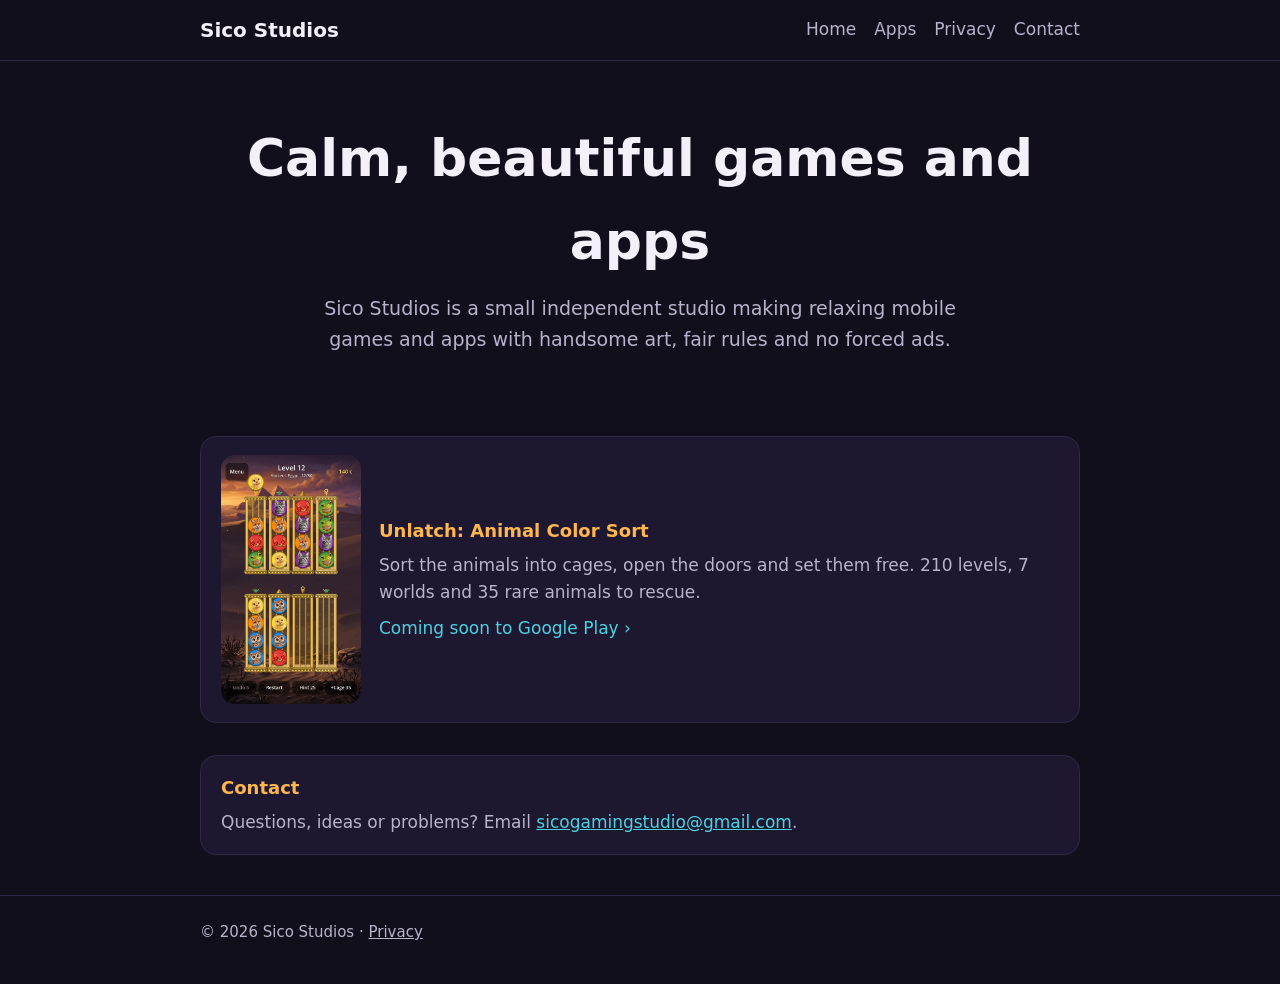
<file: index.html>
<!doctype html>
<html lang="en">
<head>
<meta charset="utf-8">
<meta name="viewport" content="width=device-width, initial-scale=1">
<title>Sico Studios</title>
<meta name="description" content="Sico Studios makes calm, beautiful games and apps for phones.">
<link rel="icon" href="img/icon.webp">
<link rel="stylesheet" href="style.css">
</head>
<body>
<header class="site">
  <div class="wrap">
    <a class="name" href="./">Sico Studios</a>
    <nav><a href="./">Home</a><a href="#games">Apps</a><a href="privacy.html">Privacy</a><a href="#contact">Contact</a></nav>
  </div>
</header>

<main class="wrap">
  <section class="hero">
    <h1>Calm, beautiful games and apps</h1>
    <p>Sico Studios is a small independent studio making relaxing mobile games and apps with handsome art, fair rules and no forced ads.</p>
  </section>

  <section id="games" class="features">
    <a class="card game" href="unlatch/">
      <img src="img/egypt.webp" alt="A level of Unlatch with golden cages in Ancient Egypt">
      <div>
        <h3>Unlatch: Animal Color Sort</h3>
        <p>Sort the animals into cages, open the doors and set them free. 210 levels, 7 worlds and 35 rare animals to rescue.</p>
        <p class="more">Coming soon to Google Play ›</p>
      </div>
    </a>
  </section>

  <section id="contact" class="card">
    <h3>Contact</h3>
    <p>Questions, ideas or problems? Email <a href="mailto:sicogamingstudio@gmail.com">sicogamingstudio@gmail.com</a>.</p>
  </section>
</main>

<footer>
  <div class="wrap">© 2026 Sico Studios · <a href="privacy.html">Privacy</a></div>
</footer>
</body>
</html>
</file>
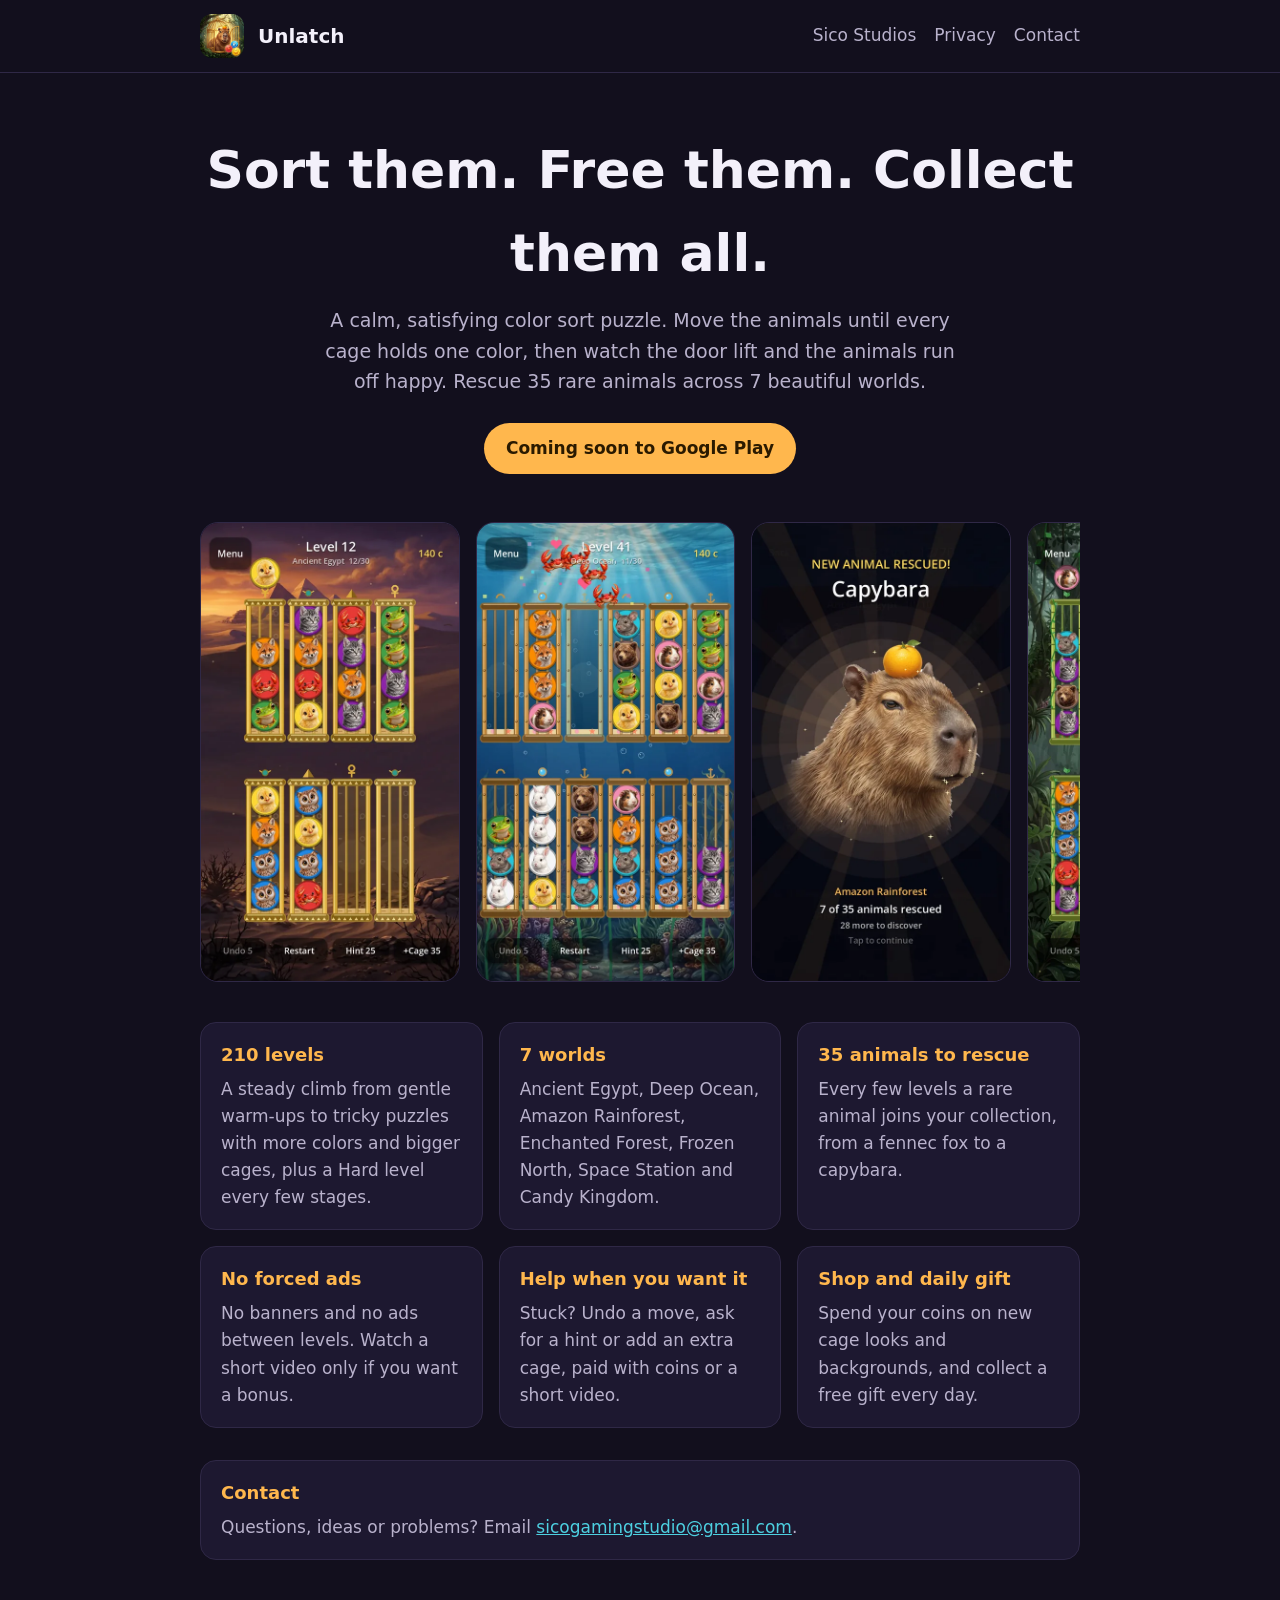
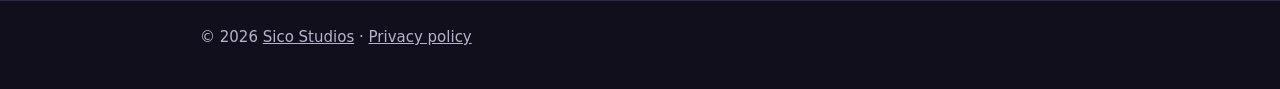
<file: unlatch/index.html>
<!doctype html>
<html lang="en">
<head>
<meta charset="utf-8">
<meta name="viewport" content="width=device-width, initial-scale=1">
<title>Unlatch: Animal Color Sort</title>
<meta name="description" content="A relaxing color sort puzzle: sort the animals by color, open the doors, set them free and collect 35 rare animals across 7 worlds.">
<link rel="icon" href="../img/icon.webp">
<link rel="stylesheet" href="../style.css">
</head>
<body>
<header class="site">
  <div class="wrap">
    <img src="../img/icon.webp" alt="">
    <a class="name" href="./">Unlatch</a>
    <nav><a href="../">Sico Studios</a><a href="privacy.html">Privacy</a><a href="#contact">Contact</a></nav>
  </div>
</header>

<main class="wrap">
  <section class="hero">
    <h1>Sort them. Free them. Collect them all.</h1>
    <p>A calm, satisfying color sort puzzle. Move the animals until every cage holds one color, then watch the door lift and the animals run off happy. Rescue 35 rare animals across 7 beautiful worlds.</p>
    <a class="badge" href="#">Coming soon to Google Play</a>
  </section>

  <section class="shots" aria-label="Screenshots">
    <img src="../img/egypt.webp" alt="A level in the Ancient Egypt world with golden cages">
    <img src="../img/cage_open.webp" alt="A cage opening and the animals hopping free">
    <img src="../img/reveal.webp" alt="A newly rescued capybara shown full screen">
    <img src="../img/rainforest.webp" alt="A level in the Amazon Rainforest world with jungle cages">
    <img src="../img/frozen.webp" alt="A level in the Frozen North world with ice cages">
    <img src="../img/space.webp" alt="A level on the Space Station with metal cages">
    <img src="../img/shop.webp" alt="The shop with new cage looks to buy with coins">
    <img src="../img/daily_gift.webp" alt="The daily gift with bigger rewards for each day in a row">
    <img src="../img/progress.webp" alt="The progress screen">
  </section>

  <section class="features">
    <div class="card"><h3>210 levels</h3><p>A steady climb from gentle warm-ups to tricky puzzles with more colors and bigger cages, plus a Hard level every few stages.</p></div>
    <div class="card"><h3>7 worlds</h3><p>Ancient Egypt, Deep Ocean, Amazon Rainforest, Enchanted Forest, Frozen North, Space Station and Candy Kingdom.</p></div>
    <div class="card"><h3>35 animals to rescue</h3><p>Every few levels a rare animal joins your collection, from a fennec fox to a capybara.</p></div>
    <div class="card"><h3>No forced ads</h3><p>No banners and no ads between levels. Watch a short video only if you want a bonus.</p></div>
    <div class="card"><h3>Help when you want it</h3><p>Stuck? Undo a move, ask for a hint or add an extra cage, paid with coins or a short video.</p></div>
    <div class="card"><h3>Shop and daily gift</h3><p>Spend your coins on new cage looks and backgrounds, and collect a free gift every day.</p></div>
  </section>

  <section id="contact" class="card">
    <h3>Contact</h3>
    <p>Questions, ideas or problems? Email <a href="mailto:sicogamingstudio@gmail.com">sicogamingstudio@gmail.com</a>.</p>
  </section>
</main>

<footer>
  <div class="wrap">© 2026 <a href="../">Sico Studios</a> · <a href="privacy.html">Privacy policy</a></div>
</footer>
</body>
</html>
</file>
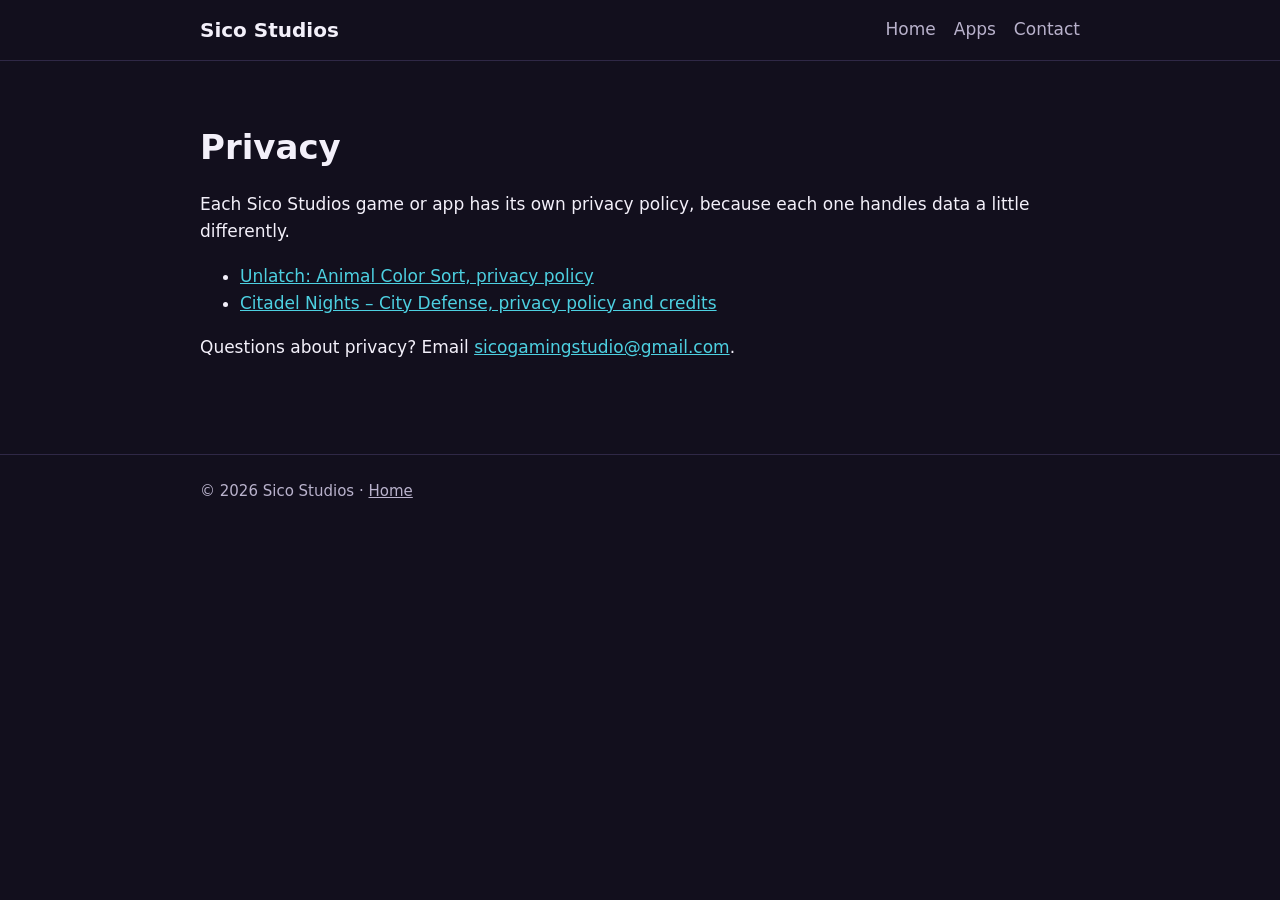
<file: privacy.html>
<!doctype html>
<html lang="en">
<head>
<meta charset="utf-8">
<meta name="viewport" content="width=device-width, initial-scale=1">
<title>Privacy · Sico Studios</title>
<link rel="icon" href="img/icon.webp">
<link rel="stylesheet" href="style.css">
</head>
<body>
<header class="site">
  <div class="wrap">
    <a class="name" href="./">Sico Studios</a>
    <nav><a href="./">Home</a><a href="./#games">Apps</a><a href="./#contact">Contact</a></nav>
  </div>
</header>
<main class="wrap doc">
  <h1>Privacy</h1>
  <p>Each Sico Studios game or app has its own privacy policy, because each one handles data a little differently.</p>
  <ul>
    <li><a href="unlatch/privacy.html">Unlatch: Animal Color Sort, privacy policy</a></li>
    <li><a href="citadel-nights/privacy.html">Citadel Nights – City Defense, privacy policy and credits</a></li>
  </ul>
  <p>Questions about privacy? Email <a href="mailto:sicogamingstudio@gmail.com">sicogamingstudio@gmail.com</a>.</p>
</main>
<footer>
  <div class="wrap">© 2026 Sico Studios · <a href="./">Home</a></div>
</footer>
</body>
</html>
</file>
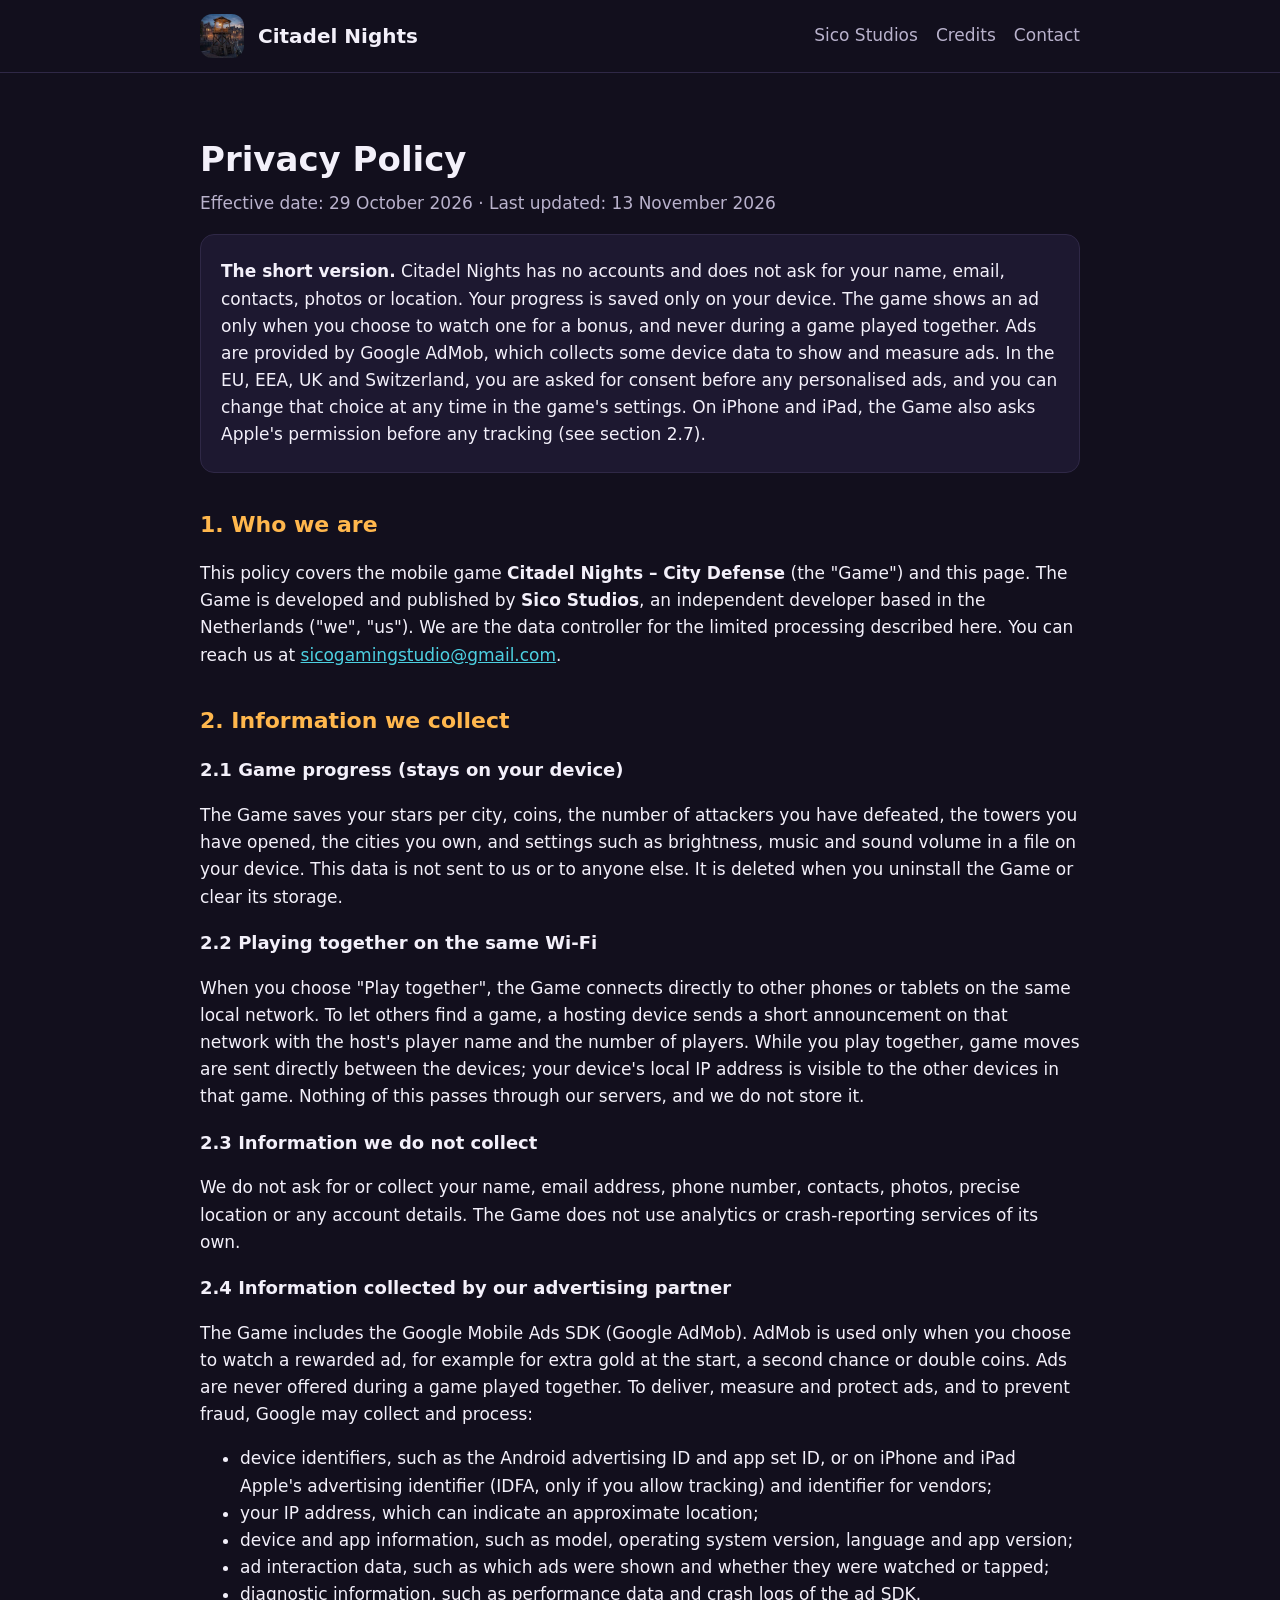
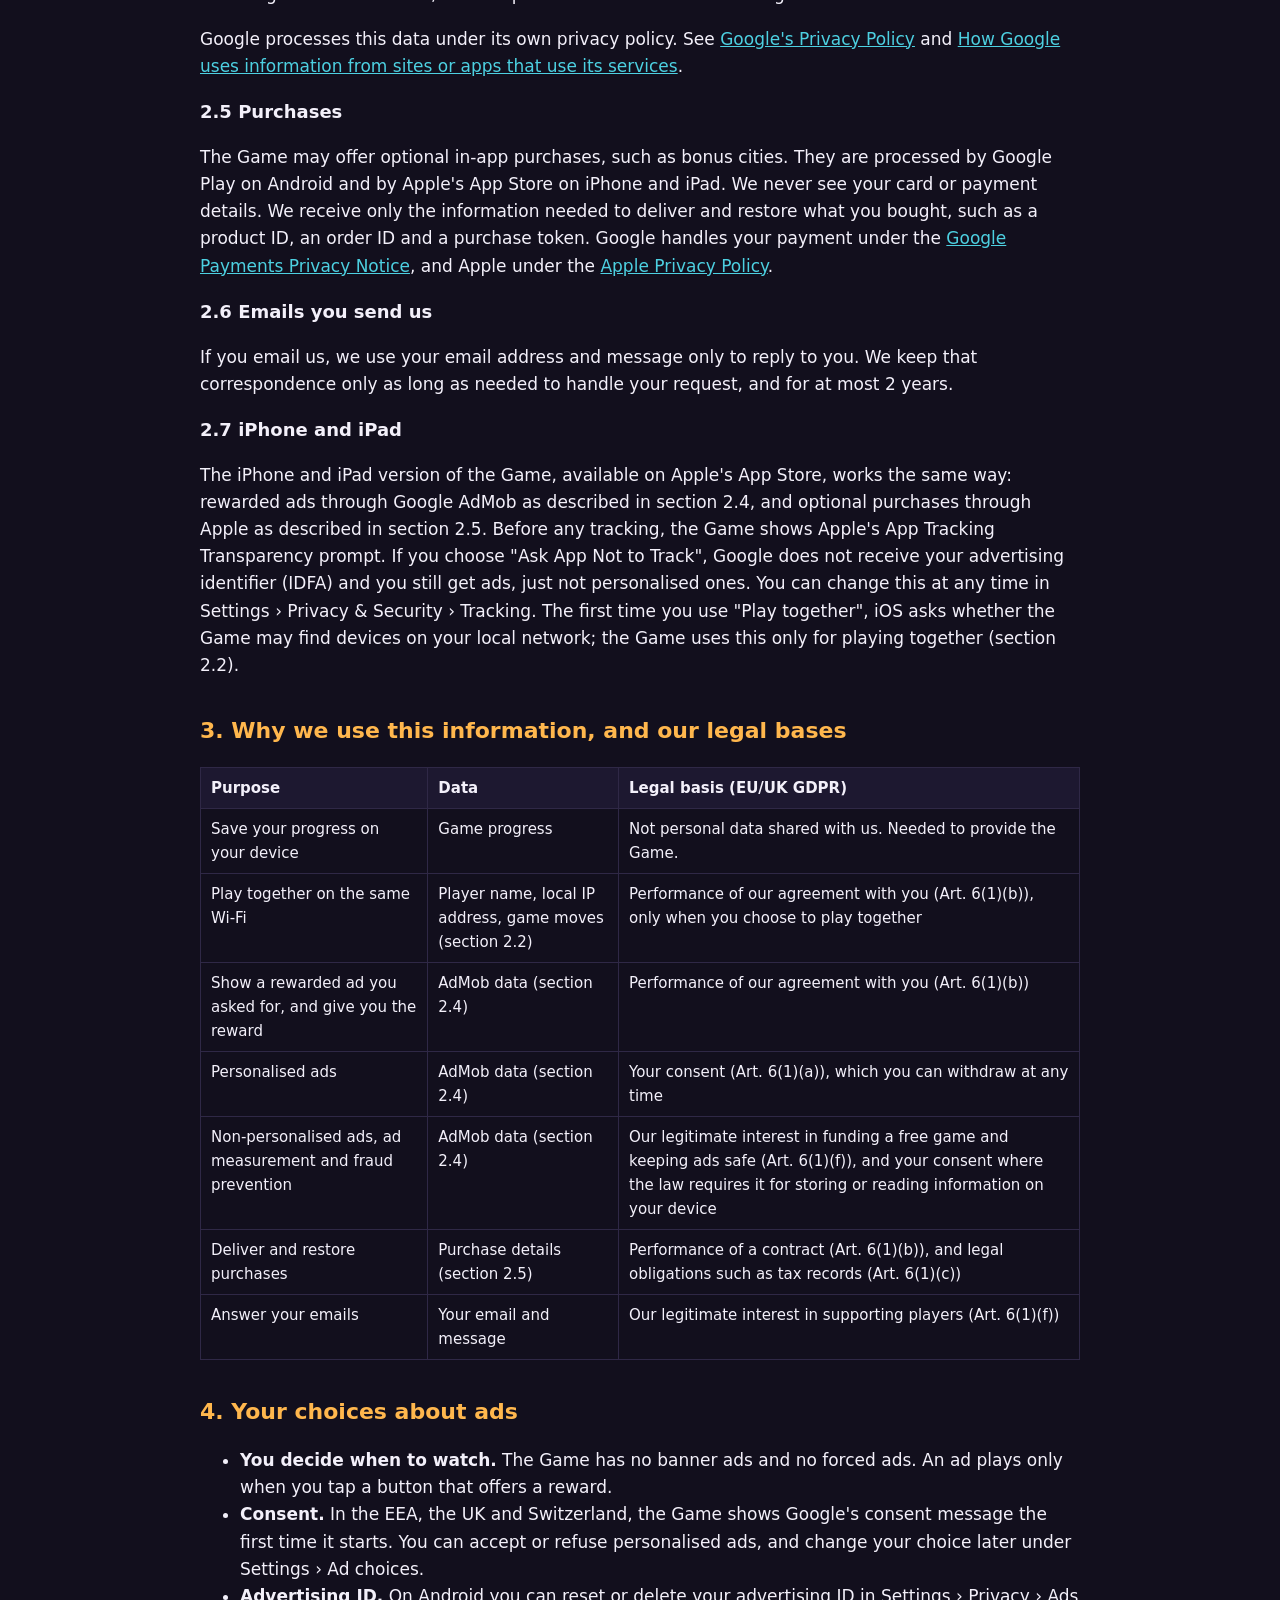
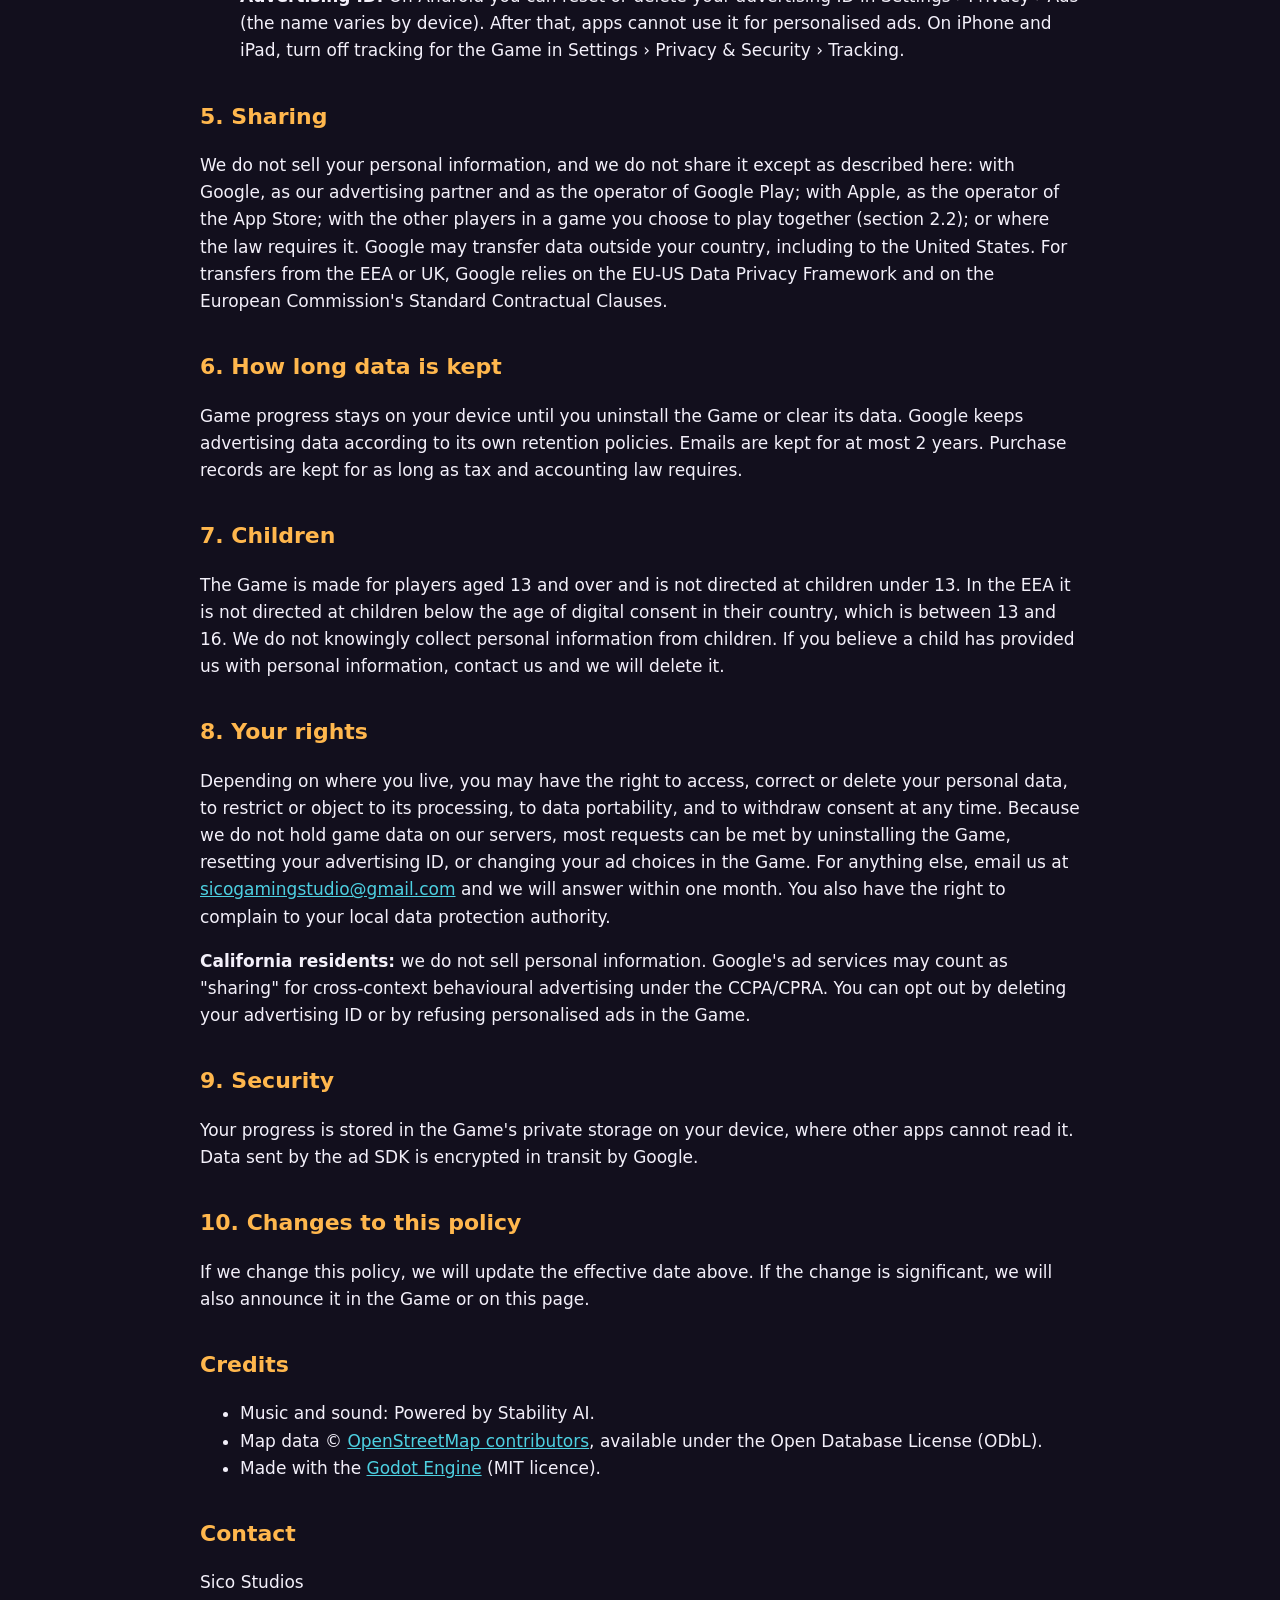
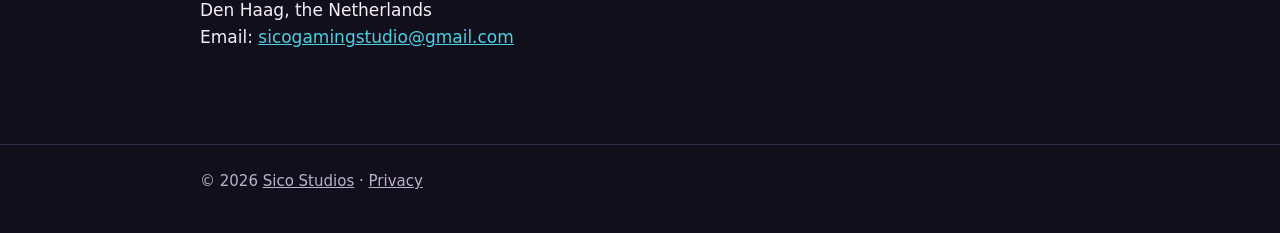
<file: citadel-nights/privacy.html>
<!doctype html>
<html lang="en">
<head>
<meta charset="utf-8">
<meta name="viewport" content="width=device-width, initial-scale=1">
<title>Privacy Policy and Credits · Citadel Nights</title>
<meta name="description" content="How Citadel Nights – City Defense handles your data, and the credits for the tools and data it uses.">
<link rel="icon" href="icon.webp">
<link rel="stylesheet" href="../style.css">
</head>
<body>
<header class="site">
  <div class="wrap">
    <img src="icon.webp" alt="">
    <a class="name" href="privacy.html">Citadel Nights</a>
    <nav><a href="../">Sico Studios</a><a href="#credits">Credits</a><a href="#contact">Contact</a></nav>
  </div>
</header>

<main class="wrap doc">
<h1>Privacy Policy</h1>
<p class="updated">Effective date: 29 October 2026 · Last updated: 13 November 2026</p>

<div class="summary">
  <p><strong>The short version.</strong> Citadel Nights has no accounts and does not ask for your name, email, contacts, photos or location. Your progress is saved only on your device. The game shows an ad only when you choose to watch one for a bonus, and never during a game played together. Ads are provided by Google AdMob, which collects some device data to show and measure ads. In the EU, EEA, UK and Switzerland, you are asked for consent before any personalised ads, and you can change that choice at any time in the game's settings. On iPhone and iPad, the Game also asks Apple's permission before any tracking (see section 2.7).</p>
</div>

<h2>1. Who we are</h2>
<p>This policy covers the mobile game <strong>Citadel Nights – City Defense</strong> (the "Game") and this page. The Game is developed and published by <strong>Sico Studios</strong>, an independent developer based in the Netherlands ("we", "us"). We are the data controller for the limited processing described here. You can reach us at <a href="mailto:sicogamingstudio@gmail.com">sicogamingstudio@gmail.com</a>.</p>

<h2>2. Information we collect</h2>
<h3>2.1 Game progress (stays on your device)</h3>
<p>The Game saves your stars per city, coins, the number of attackers you have defeated, the towers you have opened, the cities you own, and settings such as brightness, music and sound volume in a file on your device. This data is not sent to us or to anyone else. It is deleted when you uninstall the Game or clear its storage.</p>

<h3>2.2 Playing together on the same Wi-Fi</h3>
<p>When you choose "Play together", the Game connects directly to other phones or tablets on the same local network. To let others find a game, a hosting device sends a short announcement on that network with the host's player name and the number of players. While you play together, game moves are sent directly between the devices; your device's local IP address is visible to the other devices in that game. Nothing of this passes through our servers, and we do not store it.</p>

<h3>2.3 Information we do not collect</h3>
<p>We do not ask for or collect your name, email address, phone number, contacts, photos, precise location or any account details. The Game does not use analytics or crash-reporting services of its own.</p>

<h3>2.4 Information collected by our advertising partner</h3>
<p>The Game includes the Google Mobile Ads SDK (Google AdMob). AdMob is used only when you choose to watch a rewarded ad, for example for extra gold at the start, a second chance or double coins. Ads are never offered during a game played together. To deliver, measure and protect ads, and to prevent fraud, Google may collect and process:</p>
<ul>
  <li>device identifiers, such as the Android advertising ID and app set ID, or on iPhone and iPad Apple's advertising identifier (IDFA, only if you allow tracking) and identifier for vendors;</li>
  <li>your IP address, which can indicate an approximate location;</li>
  <li>device and app information, such as model, operating system version, language and app version;</li>
  <li>ad interaction data, such as which ads were shown and whether they were watched or tapped;</li>
  <li>diagnostic information, such as performance data and crash logs of the ad SDK.</li>
</ul>
<p>Google processes this data under its own privacy policy. See <a href="https://policies.google.com/privacy" rel="noopener">Google's Privacy Policy</a> and <a href="https://policies.google.com/technologies/partner-sites" rel="noopener">How Google uses information from sites or apps that use its services</a>.</p>

<h3>2.5 Purchases</h3>
<p>The Game may offer optional in-app purchases, such as bonus cities. They are processed by Google Play on Android and by Apple's App Store on iPhone and iPad. We never see your card or payment details. We receive only the information needed to deliver and restore what you bought, such as a product ID, an order ID and a purchase token. Google handles your payment under the <a href="https://payments.google.com/payments/apis-secure/u/0/get_legal_document?ldo=0&ldt=privacynotice" rel="noopener">Google Payments Privacy Notice</a>, and Apple under the <a href="https://www.apple.com/legal/privacy/" rel="noopener">Apple Privacy Policy</a>.</p>

<h3>2.6 Emails you send us</h3>
<p>If you email us, we use your email address and message only to reply to you. We keep that correspondence only as long as needed to handle your request, and for at most 2 years.</p>

<h3>2.7 iPhone and iPad</h3>
<p>The iPhone and iPad version of the Game, available on Apple's App Store, works the same way: rewarded ads through Google AdMob as described in section 2.4, and optional purchases through Apple as described in section 2.5. Before any tracking, the Game shows Apple's App Tracking Transparency prompt. If you choose "Ask App Not to Track", Google does not receive your advertising identifier (IDFA) and you still get ads, just not personalised ones. You can change this at any time in Settings › Privacy &amp; Security › Tracking. The first time you use "Play together", iOS asks whether the Game may find devices on your local network; the Game uses this only for playing together (section 2.2).</p>

<h2>3. Why we use this information, and our legal bases</h2>
<table>
  <tr><th>Purpose</th><th>Data</th><th>Legal basis (EU/UK GDPR)</th></tr>
  <tr><td>Save your progress on your device</td><td>Game progress</td><td>Not personal data shared with us. Needed to provide the Game.</td></tr>
  <tr><td>Play together on the same Wi-Fi</td><td>Player name, local IP address, game moves (section 2.2)</td><td>Performance of our agreement with you (Art. 6(1)(b)), only when you choose to play together</td></tr>
  <tr><td>Show a rewarded ad you asked for, and give you the reward</td><td>AdMob data (section 2.4)</td><td>Performance of our agreement with you (Art. 6(1)(b))</td></tr>
  <tr><td>Personalised ads</td><td>AdMob data (section 2.4)</td><td>Your consent (Art. 6(1)(a)), which you can withdraw at any time</td></tr>
  <tr><td>Non-personalised ads, ad measurement and fraud prevention</td><td>AdMob data (section 2.4)</td><td>Our legitimate interest in funding a free game and keeping ads safe (Art. 6(1)(f)), and your consent where the law requires it for storing or reading information on your device</td></tr>
  <tr><td>Deliver and restore purchases</td><td>Purchase details (section 2.5)</td><td>Performance of a contract (Art. 6(1)(b)), and legal obligations such as tax records (Art. 6(1)(c))</td></tr>
  <tr><td>Answer your emails</td><td>Your email and message</td><td>Our legitimate interest in supporting players (Art. 6(1)(f))</td></tr>
</table>

<h2>4. Your choices about ads</h2>
<ul>
  <li><strong>You decide when to watch.</strong> The Game has no banner ads and no forced ads. An ad plays only when you tap a button that offers a reward.</li>
  <li><strong>Consent.</strong> In the EEA, the UK and Switzerland, the Game shows Google's consent message the first time it starts. You can accept or refuse personalised ads, and change your choice later under Settings › Ad choices.</li>
  <li><strong>Advertising ID.</strong> On Android you can reset or delete your advertising ID in Settings › Privacy › Ads (the name varies by device). After that, apps cannot use it for personalised ads. On iPhone and iPad, turn off tracking for the Game in Settings › Privacy &amp; Security › Tracking.</li>
</ul>

<h2>5. Sharing</h2>
<p>We do not sell your personal information, and we do not share it except as described here: with Google, as our advertising partner and as the operator of Google Play; with Apple, as the operator of the App Store; with the other players in a game you choose to play together (section 2.2); or where the law requires it. Google may transfer data outside your country, including to the United States. For transfers from the EEA or UK, Google relies on the EU-US Data Privacy Framework and on the European Commission's Standard Contractual Clauses.</p>

<h2>6. How long data is kept</h2>
<p>Game progress stays on your device until you uninstall the Game or clear its data. Google keeps advertising data according to its own retention policies. Emails are kept for at most 2 years. Purchase records are kept for as long as tax and accounting law requires.</p>

<h2>7. Children</h2>
<p>The Game is made for players aged 13 and over and is not directed at children under 13. In the EEA it is not directed at children below the age of digital consent in their country, which is between 13 and 16. We do not knowingly collect personal information from children. If you believe a child has provided us with personal information, contact us and we will delete it.</p>

<h2>8. Your rights</h2>
<p>Depending on where you live, you may have the right to access, correct or delete your personal data, to restrict or object to its processing, to data portability, and to withdraw consent at any time. Because we do not hold game data on our servers, most requests can be met by uninstalling the Game, resetting your advertising ID, or changing your ad choices in the Game. For anything else, email us at <a href="mailto:sicogamingstudio@gmail.com">sicogamingstudio@gmail.com</a> and we will answer within one month. You also have the right to complain to your local data protection authority.</p>
<p><strong>California residents:</strong> we do not sell personal information. Google's ad services may count as "sharing" for cross-context behavioural advertising under the CCPA/CPRA. You can opt out by deleting your advertising ID or by refusing personalised ads in the Game.</p>

<h2>9. Security</h2>
<p>Your progress is stored in the Game's private storage on your device, where other apps cannot read it. Data sent by the ad SDK is encrypted in transit by Google.</p>

<h2>10. Changes to this policy</h2>
<p>If we change this policy, we will update the effective date above. If the change is significant, we will also announce it in the Game or on this page.</p>

<h2 id="credits">Credits</h2>
<ul>
  <li>Music and sound: Powered by Stability AI.</li>
  <li>Map data © <a href="https://www.openstreetmap.org/copyright" rel="noopener">OpenStreetMap contributors</a>, available under the Open Database License (ODbL).</li>
  <li>Made with the <a href="https://godotengine.org/license" rel="noopener">Godot Engine</a> (MIT licence).</li>
</ul>

<h2 id="contact">Contact</h2>
<p>Sico Studios<br>Den Haag, the Netherlands<br>Email: <a href="mailto:sicogamingstudio@gmail.com">sicogamingstudio@gmail.com</a></p>
</main>

<footer>
  <div class="wrap">© 2026 <a href="../">Sico Studios</a> · <a href="../privacy.html">Privacy</a></div>
</footer>
</body>
</html>
</file>
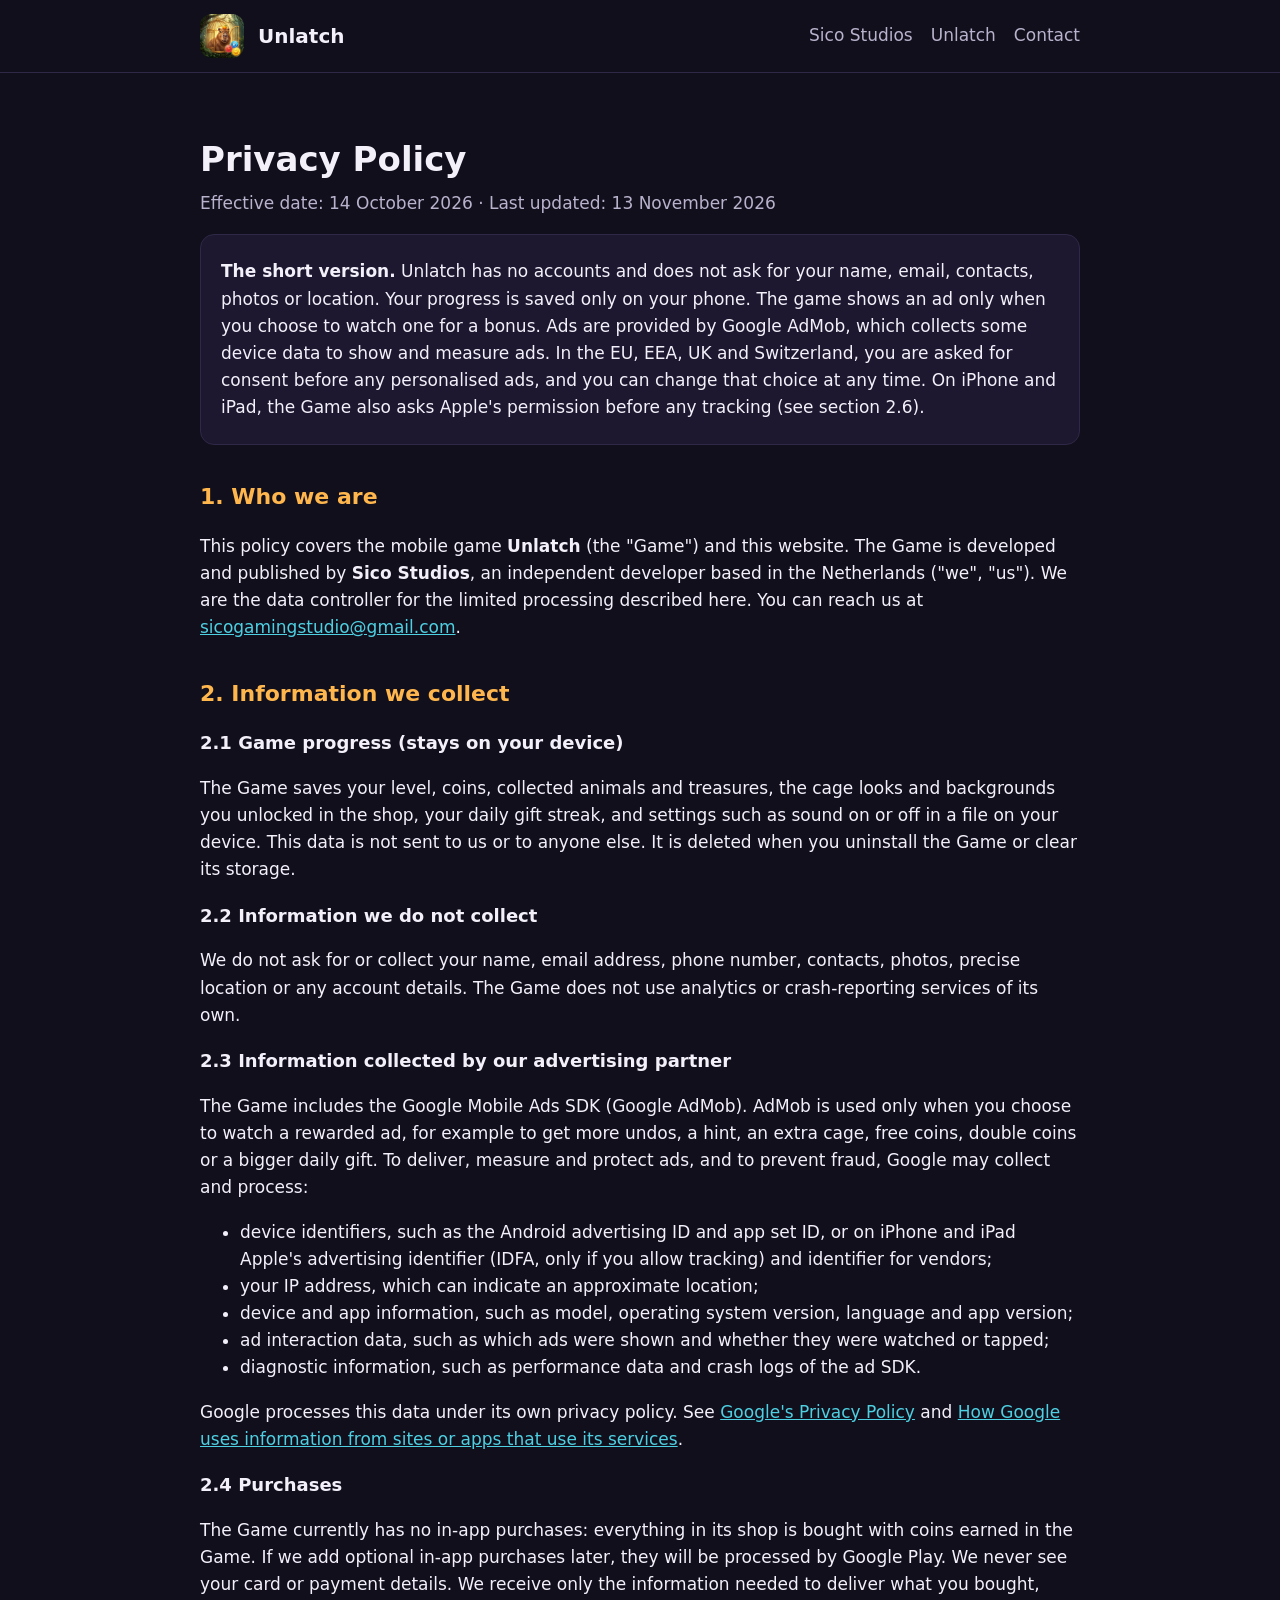
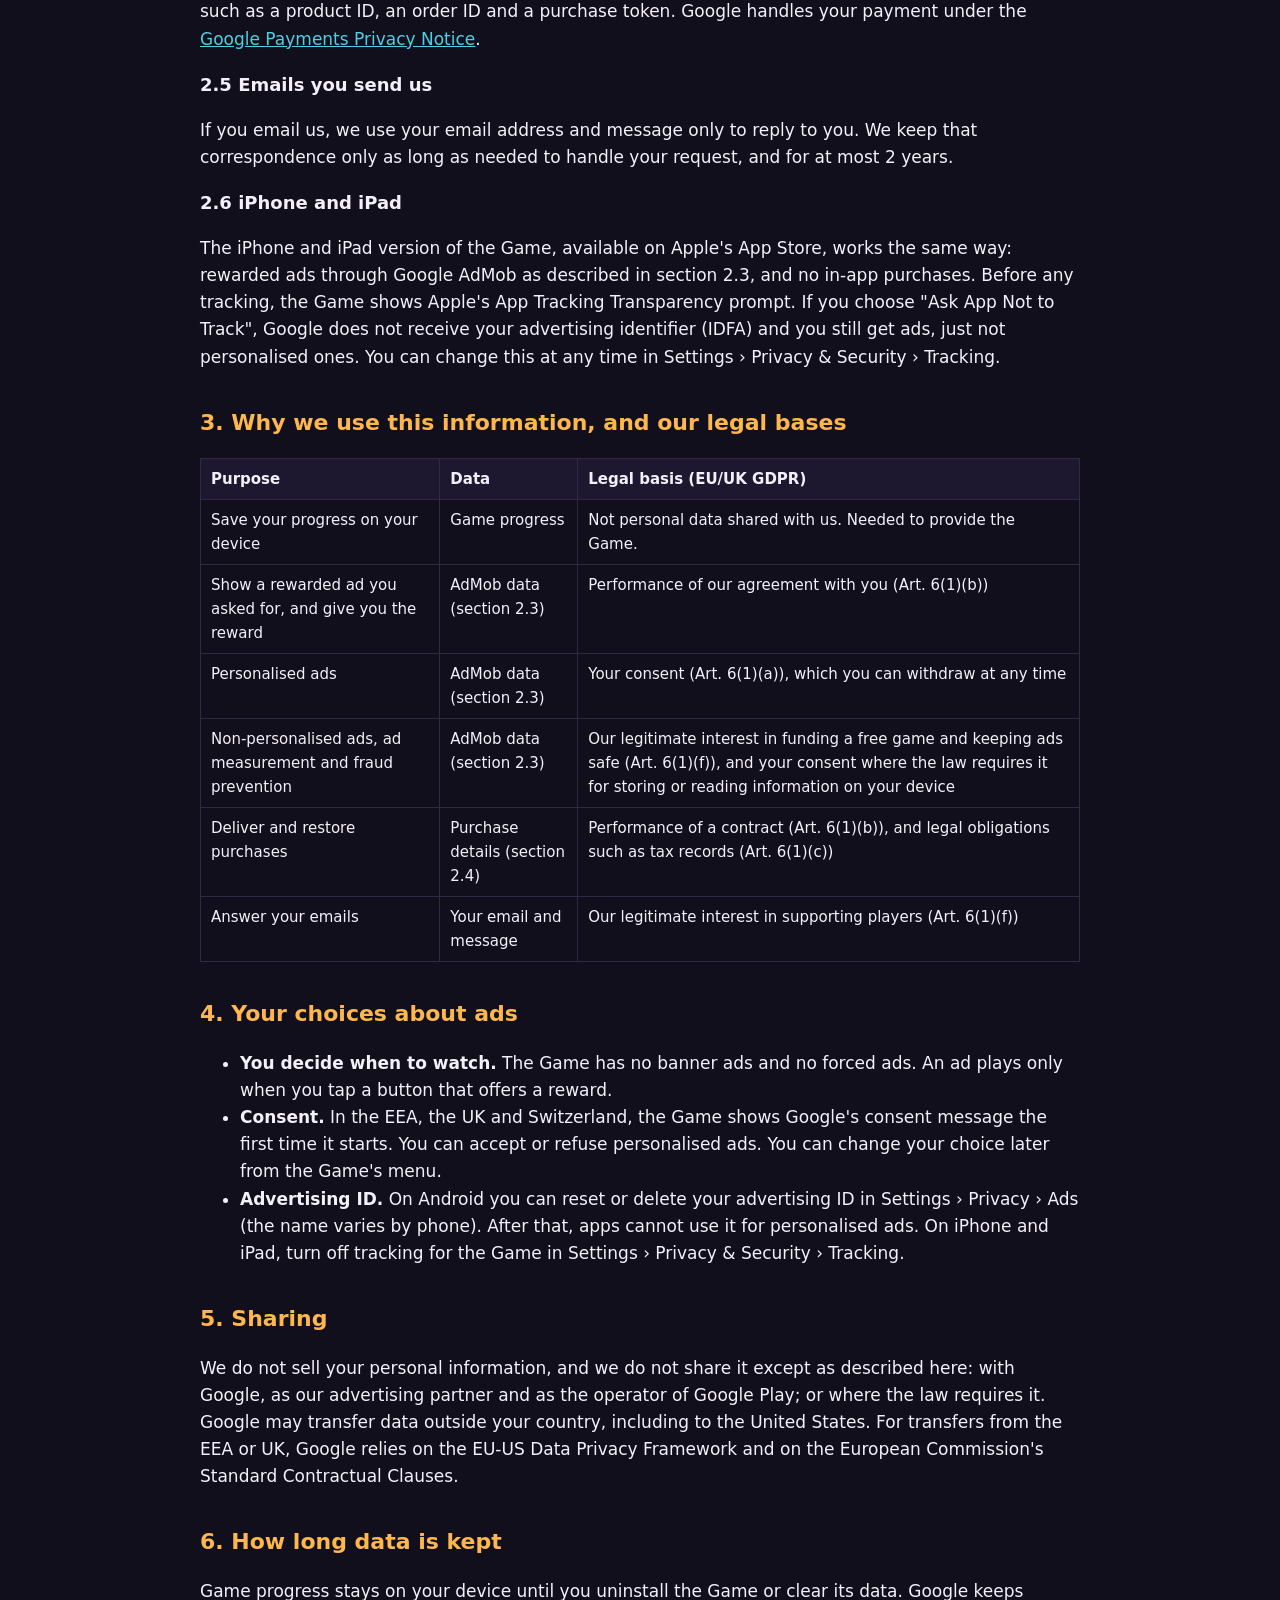
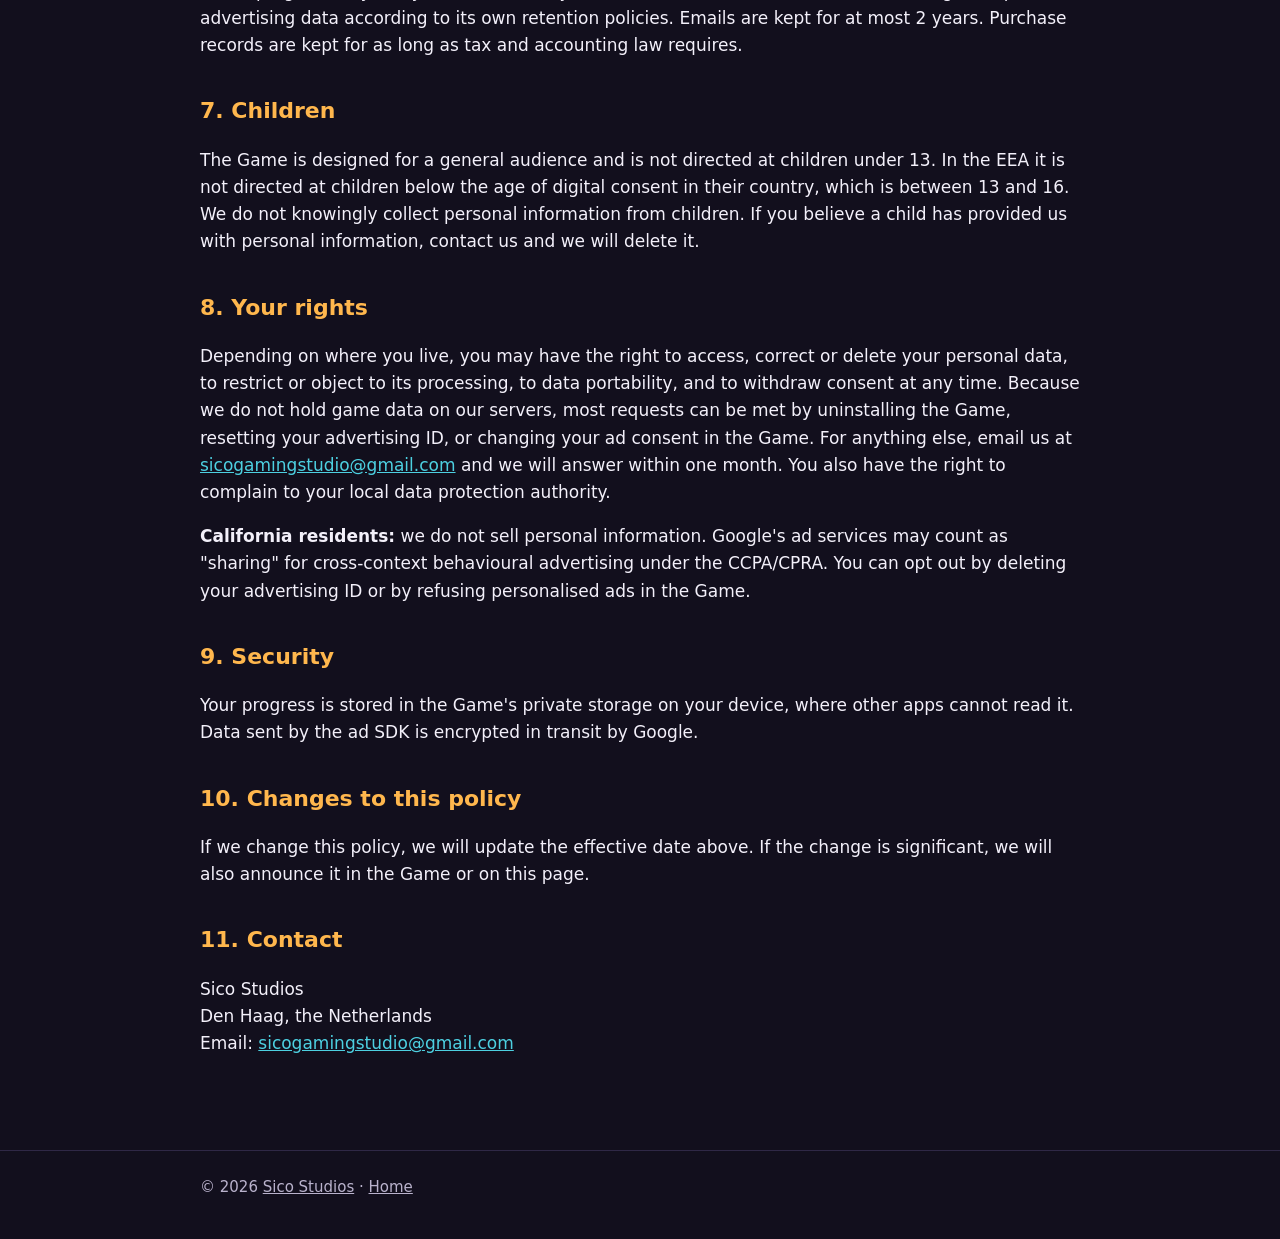
<file: unlatch/privacy.html>
<!doctype html>
<html lang="en">
<head>
<meta charset="utf-8">
<meta name="viewport" content="width=device-width, initial-scale=1">
<title>Privacy Policy · Unlatch</title>
<meta name="description" content="How Unlatch handles your data.">
<link rel="icon" href="../img/icon.webp">
<link rel="stylesheet" href="../style.css">
</head>
<body>
<header class="site">
  <div class="wrap">
    <img src="../img/icon.webp" alt="">
    <a class="name" href="./">Unlatch</a>
    <nav><a href="../">Sico Studios</a><a href="./">Unlatch</a><a href="./#contact">Contact</a></nav>
  </div>
</header>

<main class="wrap doc">
<h1>Privacy Policy</h1>
<p class="updated">Effective date: 14 October 2026 · Last updated: 13 November 2026</p>

<div class="summary">
  <p><strong>The short version.</strong> Unlatch has no accounts and does not ask for your name, email, contacts, photos or location. Your progress is saved only on your phone. The game shows an ad only when you choose to watch one for a bonus. Ads are provided by Google AdMob, which collects some device data to show and measure ads. In the EU, EEA, UK and Switzerland, you are asked for consent before any personalised ads, and you can change that choice at any time. On iPhone and iPad, the Game also asks Apple's permission before any tracking (see section 2.6).</p>
</div>

<h2>1. Who we are</h2>
<p>This policy covers the mobile game <strong>Unlatch</strong> (the "Game") and this website. The Game is developed and published by <strong>Sico Studios</strong>, an independent developer based in the Netherlands ("we", "us"). We are the data controller for the limited processing described here. You can reach us at <a href="mailto:sicogamingstudio@gmail.com">sicogamingstudio@gmail.com</a>.</p>

<h2>2. Information we collect</h2>
<h3>2.1 Game progress (stays on your device)</h3>
<p>The Game saves your level, coins, collected animals and treasures, the cage looks and backgrounds you unlocked in the shop, your daily gift streak, and settings such as sound on or off in a file on your device. This data is not sent to us or to anyone else. It is deleted when you uninstall the Game or clear its storage.</p>

<h3>2.2 Information we do not collect</h3>
<p>We do not ask for or collect your name, email address, phone number, contacts, photos, precise location or any account details. The Game does not use analytics or crash-reporting services of its own.</p>

<h3>2.3 Information collected by our advertising partner</h3>
<p>The Game includes the Google Mobile Ads SDK (Google AdMob). AdMob is used only when you choose to watch a rewarded ad, for example to get more undos, a hint, an extra cage, free coins, double coins or a bigger daily gift. To deliver, measure and protect ads, and to prevent fraud, Google may collect and process:</p>
<ul>
  <li>device identifiers, such as the Android advertising ID and app set ID, or on iPhone and iPad Apple's advertising identifier (IDFA, only if you allow tracking) and identifier for vendors;</li>
  <li>your IP address, which can indicate an approximate location;</li>
  <li>device and app information, such as model, operating system version, language and app version;</li>
  <li>ad interaction data, such as which ads were shown and whether they were watched or tapped;</li>
  <li>diagnostic information, such as performance data and crash logs of the ad SDK.</li>
</ul>
<p>Google processes this data under its own privacy policy. See <a href="https://policies.google.com/privacy" rel="noopener">Google's Privacy Policy</a> and <a href="https://policies.google.com/technologies/partner-sites" rel="noopener">How Google uses information from sites or apps that use its services</a>.</p>

<h3>2.4 Purchases</h3>
<p>The Game currently has no in-app purchases: everything in its shop is bought with coins earned in the Game. If we add optional in-app purchases later, they will be processed by Google Play. We never see your card or payment details. We receive only the information needed to deliver what you bought, such as a product ID, an order ID and a purchase token. Google handles your payment under the <a href="https://payments.google.com/payments/apis-secure/u/0/get_legal_document?ldo=0&ldt=privacynotice" rel="noopener">Google Payments Privacy Notice</a>.</p>

<h3>2.5 Emails you send us</h3>
<p>If you email us, we use your email address and message only to reply to you. We keep that correspondence only as long as needed to handle your request, and for at most 2 years.</p>

<h3>2.6 iPhone and iPad</h3>
<p>The iPhone and iPad version of the Game, available on Apple's App Store, works the same way: rewarded ads through Google AdMob as described in section 2.3, and no in-app purchases. Before any tracking, the Game shows Apple's App Tracking Transparency prompt. If you choose "Ask App Not to Track", Google does not receive your advertising identifier (IDFA) and you still get ads, just not personalised ones. You can change this at any time in Settings › Privacy &amp; Security › Tracking.</p>

<h2>3. Why we use this information, and our legal bases</h2>
<table>
  <tr><th>Purpose</th><th>Data</th><th>Legal basis (EU/UK GDPR)</th></tr>
  <tr><td>Save your progress on your device</td><td>Game progress</td><td>Not personal data shared with us. Needed to provide the Game.</td></tr>
  <tr><td>Show a rewarded ad you asked for, and give you the reward</td><td>AdMob data (section 2.3)</td><td>Performance of our agreement with you (Art. 6(1)(b))</td></tr>
  <tr><td>Personalised ads</td><td>AdMob data (section 2.3)</td><td>Your consent (Art. 6(1)(a)), which you can withdraw at any time</td></tr>
  <tr><td>Non-personalised ads, ad measurement and fraud prevention</td><td>AdMob data (section 2.3)</td><td>Our legitimate interest in funding a free game and keeping ads safe (Art. 6(1)(f)), and your consent where the law requires it for storing or reading information on your device</td></tr>
  <tr><td>Deliver and restore purchases</td><td>Purchase details (section 2.4)</td><td>Performance of a contract (Art. 6(1)(b)), and legal obligations such as tax records (Art. 6(1)(c))</td></tr>
  <tr><td>Answer your emails</td><td>Your email and message</td><td>Our legitimate interest in supporting players (Art. 6(1)(f))</td></tr>
</table>

<h2>4. Your choices about ads</h2>
<ul>
  <li><strong>You decide when to watch.</strong> The Game has no banner ads and no forced ads. An ad plays only when you tap a button that offers a reward.</li>
  <li><strong>Consent.</strong> In the EEA, the UK and Switzerland, the Game shows Google's consent message the first time it starts. You can accept or refuse personalised ads. You can change your choice later from the Game's menu.</li>
  <li><strong>Advertising ID.</strong> On Android you can reset or delete your advertising ID in Settings › Privacy › Ads (the name varies by phone). After that, apps cannot use it for personalised ads. On iPhone and iPad, turn off tracking for the Game in Settings › Privacy &amp; Security › Tracking.</li>
</ul>

<h2>5. Sharing</h2>
<p>We do not sell your personal information, and we do not share it except as described here: with Google, as our advertising partner and as the operator of Google Play; or where the law requires it. Google may transfer data outside your country, including to the United States. For transfers from the EEA or UK, Google relies on the EU-US Data Privacy Framework and on the European Commission's Standard Contractual Clauses.</p>

<h2>6. How long data is kept</h2>
<p>Game progress stays on your device until you uninstall the Game or clear its data. Google keeps advertising data according to its own retention policies. Emails are kept for at most 2 years. Purchase records are kept for as long as tax and accounting law requires.</p>

<h2>7. Children</h2>
<p>The Game is designed for a general audience and is not directed at children under 13. In the EEA it is not directed at children below the age of digital consent in their country, which is between 13 and 16. We do not knowingly collect personal information from children. If you believe a child has provided us with personal information, contact us and we will delete it.</p>

<h2>8. Your rights</h2>
<p>Depending on where you live, you may have the right to access, correct or delete your personal data, to restrict or object to its processing, to data portability, and to withdraw consent at any time. Because we do not hold game data on our servers, most requests can be met by uninstalling the Game, resetting your advertising ID, or changing your ad consent in the Game. For anything else, email us at <a href="mailto:sicogamingstudio@gmail.com">sicogamingstudio@gmail.com</a> and we will answer within one month. You also have the right to complain to your local data protection authority.</p>
<p><strong>California residents:</strong> we do not sell personal information. Google's ad services may count as "sharing" for cross-context behavioural advertising under the CCPA/CPRA. You can opt out by deleting your advertising ID or by refusing personalised ads in the Game.</p>

<h2>9. Security</h2>
<p>Your progress is stored in the Game's private storage on your device, where other apps cannot read it. Data sent by the ad SDK is encrypted in transit by Google.</p>

<h2>10. Changes to this policy</h2>
<p>If we change this policy, we will update the effective date above. If the change is significant, we will also announce it in the Game or on this page.</p>

<h2>11. Contact</h2>
<p>Sico Studios<br>Den Haag, the Netherlands<br>Email: <a href="mailto:sicogamingstudio@gmail.com">sicogamingstudio@gmail.com</a></p>
</main>

<footer>
  <div class="wrap">© 2026 <a href="../">Sico Studios</a> · <a href="./">Home</a></div>
</footer>
</body>
</html>
</file>
<file: style.css>
:root {
  --bg: #120f1d;
  --panel: #1d1830;
  --text: #f3f0fa;
  --muted: #b9b2cc;
  --accent: #ffb74d;
  --accent2: #4dd0e1;
  --line: #2f2846;
}
* { box-sizing: border-box; }
body {
  margin: 0;
  background: var(--bg);
  color: var(--text);
  font: 17px/1.6 system-ui, -apple-system, "Segoe UI", Roboto, sans-serif;
}
a { color: var(--accent2); }
.wrap { max-width: 920px; margin: 0 auto; padding: 0 20px; }
header.site { border-bottom: 1px solid var(--line); }
header.site .wrap { display: flex; flex-wrap: wrap; align-items: center; gap: 10px 14px; padding-top: 14px; padding-bottom: 14px; }
header.site img { width: 44px; height: 44px; border-radius: 12px; }
header.site .name { font-weight: 700; font-size: 20px; color: var(--text); text-decoration: none; }
header.site nav { margin-left: auto; display: flex; gap: 18px; }
header.site nav a { color: var(--muted); text-decoration: none; }
header.site nav a:hover { color: var(--text); }
.hero { text-align: center; padding: 56px 0 24px; }
.hero h1 { font-size: clamp(32px, 6vw, 52px); margin: 0 0 10px; }
.hero p { color: var(--muted); font-size: 19px; max-width: 640px; margin: 0 auto 26px; }
.badge {
  display: inline-block; padding: 12px 22px; border-radius: 999px;
  background: var(--accent); color: #2a1a00; font-weight: 700; text-decoration: none;
}
.shots { display: flex; gap: 16px; overflow-x: auto; padding: 24px 0 8px; scroll-snap-type: x mandatory; }
.shots img { height: 460px; border-radius: 18px; border: 1px solid var(--line); scroll-snap-align: center; flex: none; }
.features { display: grid; grid-template-columns: repeat(auto-fit, minmax(240px, 1fr)); gap: 16px; padding: 32px 0; }
.card { background: var(--panel); border: 1px solid var(--line); border-radius: 16px; padding: 18px 20px; }
.card h3 { margin: 0 0 6px; color: var(--accent); font-size: 18px; }
.card p { margin: 0; color: var(--muted); }
footer { border-top: 1px solid var(--line); margin-top: 40px; padding: 24px 0 40px; color: var(--muted); font-size: 15px; }
footer a { color: var(--muted); }
.doc { padding-top: 36px; padding-bottom: 36px; }
.doc table { display: block; overflow-x: auto; }
.doc h1 { font-size: 34px; margin-bottom: 4px; }
.doc .updated { color: var(--muted); margin-top: 0; }
.doc h2 { margin-top: 34px; font-size: 22px; color: var(--accent); }
.doc h3 { font-size: 18px; margin-bottom: 4px; }
.doc table { border-collapse: collapse; width: 100%; margin: 12px 0; font-size: 15px; }
.doc th, .doc td { border: 1px solid var(--line); padding: 8px 10px; text-align: left; vertical-align: top; }
.doc th { background: var(--panel); }
.doc .summary { background: var(--panel); border: 1px solid var(--line); border-radius: 14px; padding: 6px 20px; }
@media (max-width: 600px) {
  header.site nav { gap: 12px; font-size: 15px; margin-left: 0; width: 100%; }
  .shots img { height: 380px; }
}
.card.game { display: flex; gap: 18px; align-items: center; text-decoration: none; color: var(--text); grid-column: 1 / -1; }
.card.game img { width: 140px; border-radius: 14px; flex: none; }
.card.game .more { color: var(--accent2); margin-top: 8px; }
.card.game:hover { border-color: var(--accent); }
@media (max-width: 600px) { .card.game { flex-direction: column; align-items: flex-start; } .card.game img { width: 100%; max-width: 260px; } }
</file>
